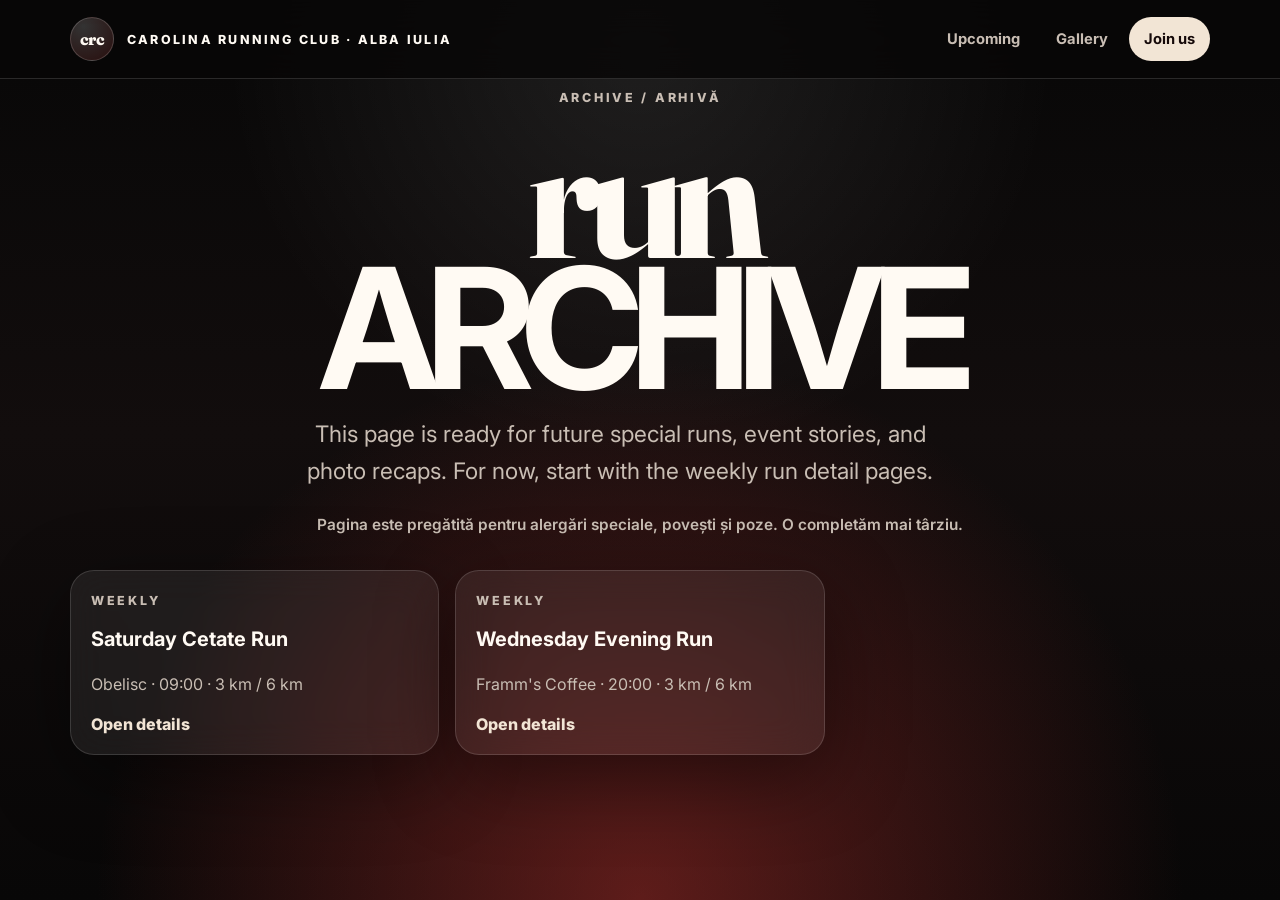
<file: archive.html>
<!doctype html>
<html lang="en">
  <head>
    <meta charset="UTF-8" />
    <meta name="viewport" content="width=device-width, initial-scale=1.0" />
    <meta
      name="description"
      content="Carolina Running Club run archive preview for future event stories, photos, and special runs in Alba Iulia."
    />
    <meta name="theme-color" content="#0a0909" />
    <title>Run Archive | Carolina Running Club Alba Iulia</title>
    <link rel="preconnect" href="https://fonts.googleapis.com" />
    <link rel="preconnect" href="https://fonts.gstatic.com" crossorigin />
    <link
      href="https://fonts.googleapis.com/css2?family=Fraunces:opsz,wght@9..144,700;9..144,800&family=Inter:wght@400;500;600;700;800&display=swap"
      rel="stylesheet"
    />
    <link rel="stylesheet" href="styles.css?v=dynamic-runs-2026-06-03" />
  </head>
  <body>
    <header class="site-header is-scrolled">
      <nav class="nav" aria-label="Primary navigation">
        <a
          class="brand"
          href="index.html#top"
          aria-label="Carolina Running Club home"
        >
          <span class="brand-mark">crc</span>
          <span class="brand-text">Carolina Running Club · Alba Iulia</span>
        </a>
        <div class="nav-menu is-detail-menu">
          <a href="index.html#upcoming">Upcoming</a>
          <a href="index.html#gallery">Gallery</a>
          <a class="nav-cta" href="index.html#join">Join us</a>
        </div>
      </nav>
    </header>

    <main id="main">
      <section class="section run-detail">
        <div class="section-heading centered">
          <p class="eyebrow">Archive / Arhivă</p>
          <h1><span>run</span> Archive</h1>
          <p class="hero-lede">
            This page is ready for future special runs, event stories, and photo
            recaps. For now, start with the weekly run detail pages.
          </p>
          <p class="ro-copy">
            Pagina este pregătită pentru alergări speciale, povești și poze. O
            completăm mai târziu.
          </p>
        </div>
        <div class="quote-grid">
          <article class="event-card">
            <p class="card-kicker">Weekly</p>
            <h3>Saturday Cetate Run</h3>
            <p>Obelisc · 09:00 · 3 km / 6 km</p>
            <a class="instagram-link" href="runs/saturday-cetate-run.html"
              >Open details</a
            >
          </article>
          <article class="event-card">
            <p class="card-kicker">Weekly</p>
            <h3>Wednesday Evening Run</h3>
            <p>Framm's Coffee · 20:00 · 3 km / 6 km</p>
            <a class="instagram-link" href="runs/wednesday-evening-run.html"
              >Open details</a
            >
          </article>
        </div>
      </section>
    </main>
  </body>
</html>
</file>
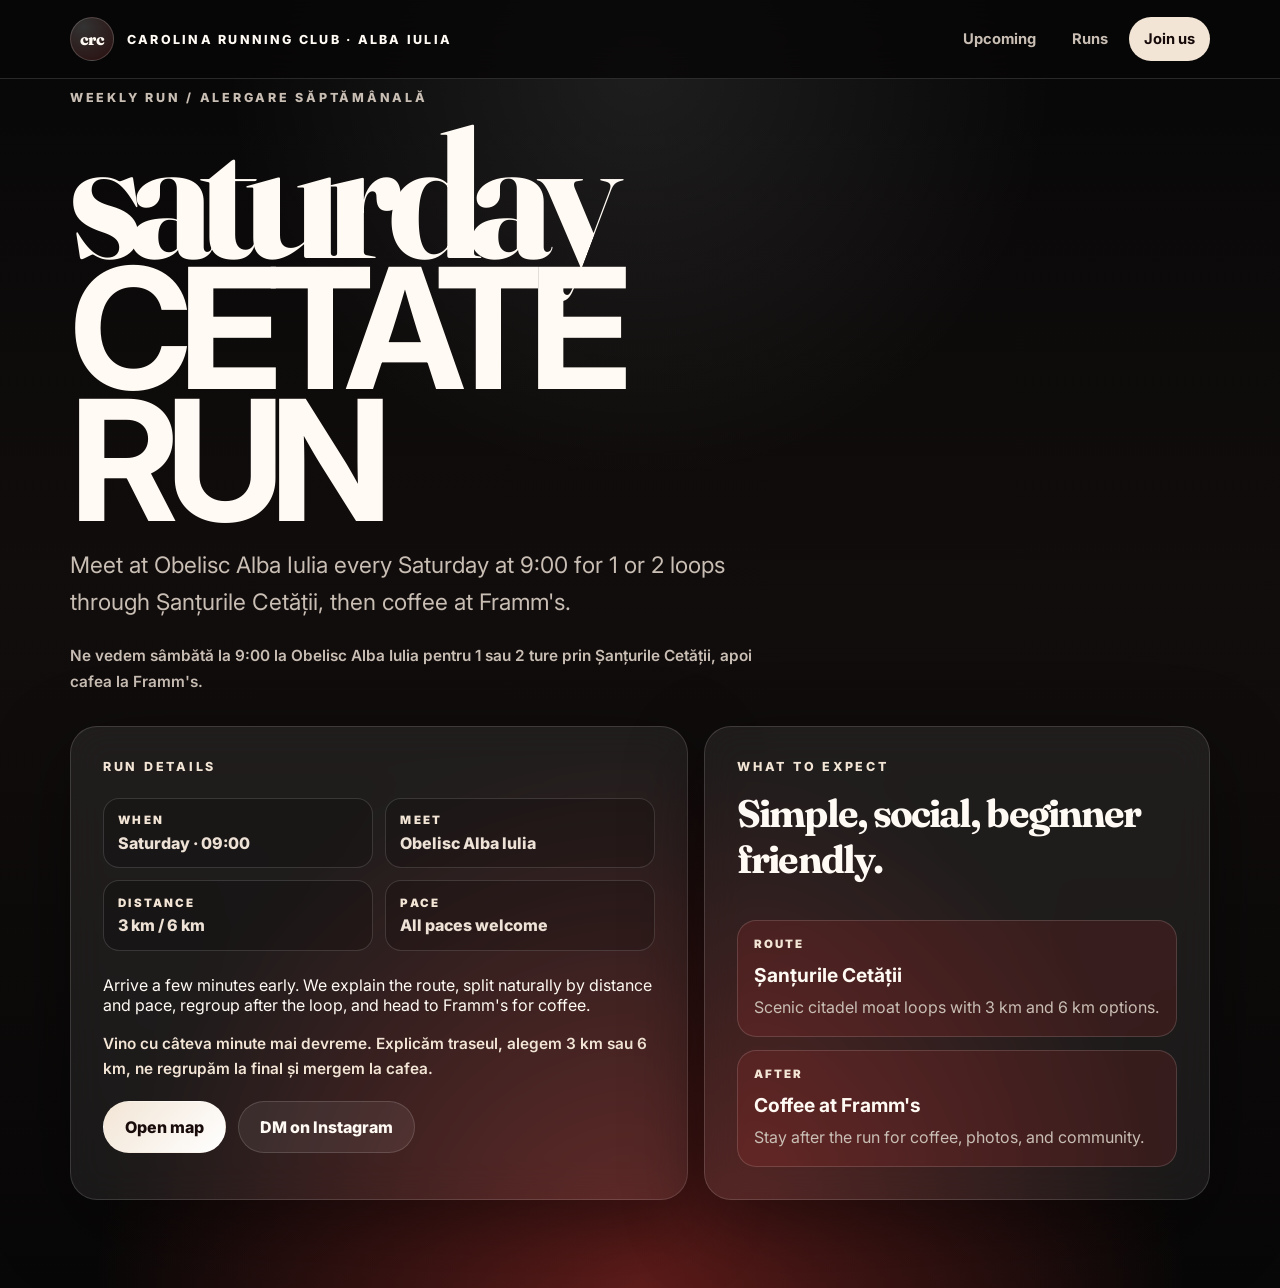
<file: runs/saturday-cetate-run.html>
<!doctype html>
<html lang="en">
  <head>
    <meta charset="UTF-8" />
    <meta name="viewport" content="width=device-width, initial-scale=1.0" />
    <meta
      name="description"
      content="Saturday Cetate Run by Carolina Running Club in Alba Iulia: 9:00 meetup at Obelisc, 3 km or 6 km loops, coffee at Framm's."
    />
    <meta name="theme-color" content="#0a0909" />
    <title>Saturday Cetate Run | Carolina Running Club Alba Iulia</title>
    <link rel="preconnect" href="https://fonts.googleapis.com" />
    <link rel="preconnect" href="https://fonts.gstatic.com" crossorigin />
    <link
      href="https://fonts.googleapis.com/css2?family=Fraunces:opsz,wght@9..144,700;9..144,800&family=Inter:wght@400;500;600;700;800&display=swap"
      rel="stylesheet"
    />
    <link rel="stylesheet" href="../styles.css?v=dynamic-runs-2026-06-03" />
  </head>
  <body>
    <header class="site-header is-scrolled">
      <nav class="nav" aria-label="Primary navigation">
        <a
          class="brand"
          href="../index.html#top"
          aria-label="Carolina Running Club home"
        >
          <span class="brand-mark">crc</span>
          <span class="brand-text">Carolina Running Club · Alba Iulia</span>
        </a>
        <div class="nav-menu is-detail-menu">
          <a href="../index.html#upcoming">Upcoming</a>
          <a href="../index.html#runs">Runs</a>
          <a class="nav-cta" href="../index.html#join">Join us</a>
        </div>
      </nav>
    </header>

    <main id="main">
      <section class="section run-detail">
        <div class="section-heading">
          <p class="eyebrow">Weekly run / Alergare săptămânală</p>
          <h1><span>saturday</span> Cetate Run</h1>
          <p class="hero-lede">
            Meet at Obelisc Alba Iulia every Saturday at 9:00 for 1 or 2 loops
            through Șanțurile Cetății, then coffee at Framm's.
          </p>
          <p class="ro-copy">
            Ne vedem sâmbătă la 9:00 la Obelisc Alba Iulia pentru 1 sau 2 ture
            prin Șanțurile Cetății, apoi cafea la Framm's.
          </p>
        </div>

        <div class="upcoming-layout">
          <article class="next-run-panel">
            <p class="card-kicker">Run details</p>
            <dl class="run-facts">
              <div>
                <dt>When</dt>
                <dd>Saturday · 09:00</dd>
              </div>
              <div>
                <dt>Meet</dt>
                <dd>Obelisc Alba Iulia</dd>
              </div>
              <div>
                <dt>Distance</dt>
                <dd>3 km / 6 km</dd>
              </div>
              <div>
                <dt>Pace</dt>
                <dd>All paces welcome</dd>
              </div>
            </dl>
            <p>
              Arrive a few minutes early. We explain the route, split naturally
              by distance and pace, regroup after the loop, and head to Framm's
              for coffee.
            </p>
            <p class="ro-copy">
              Vino cu câteva minute mai devreme. Explicăm traseul, alegem 3 km
              sau 6 km, ne regrupăm la final și mergem la cafea.
            </p>
            <div class="hero-actions compact-actions">
              <a
                class="button button-primary"
                href="https://www.google.com/maps/search/?api=1&query=Obelisc%20Alba%20Iulia"
                target="_blank"
                rel="noreferrer"
                >Open map</a
              >
              <a
                class="button button-secondary"
                href="https://www.instagram.com/carolina.running.club/"
                target="_blank"
                rel="noreferrer"
                >DM on Instagram</a
              >
            </div>
          </article>

          <aside class="run-rotator">
            <p class="card-kicker">What to expect</p>
            <h3>Simple, social, beginner friendly.</h3>
            <div class="run-card-track">
              <article class="mini-run-card is-active">
                <p>Route</p>
                <h4>Șanțurile Cetății</h4>
                <span
                  >Scenic citadel moat loops with 3 km and 6 km options.</span
                >
              </article>
              <article class="mini-run-card is-active">
                <p>After</p>
                <h4>Coffee at Framm's</h4>
                <span
                  >Stay after the run for coffee, photos, and community.</span
                >
              </article>
            </div>
          </aside>
        </div>
      </section>
    </main>
  </body>
</html>
</file>
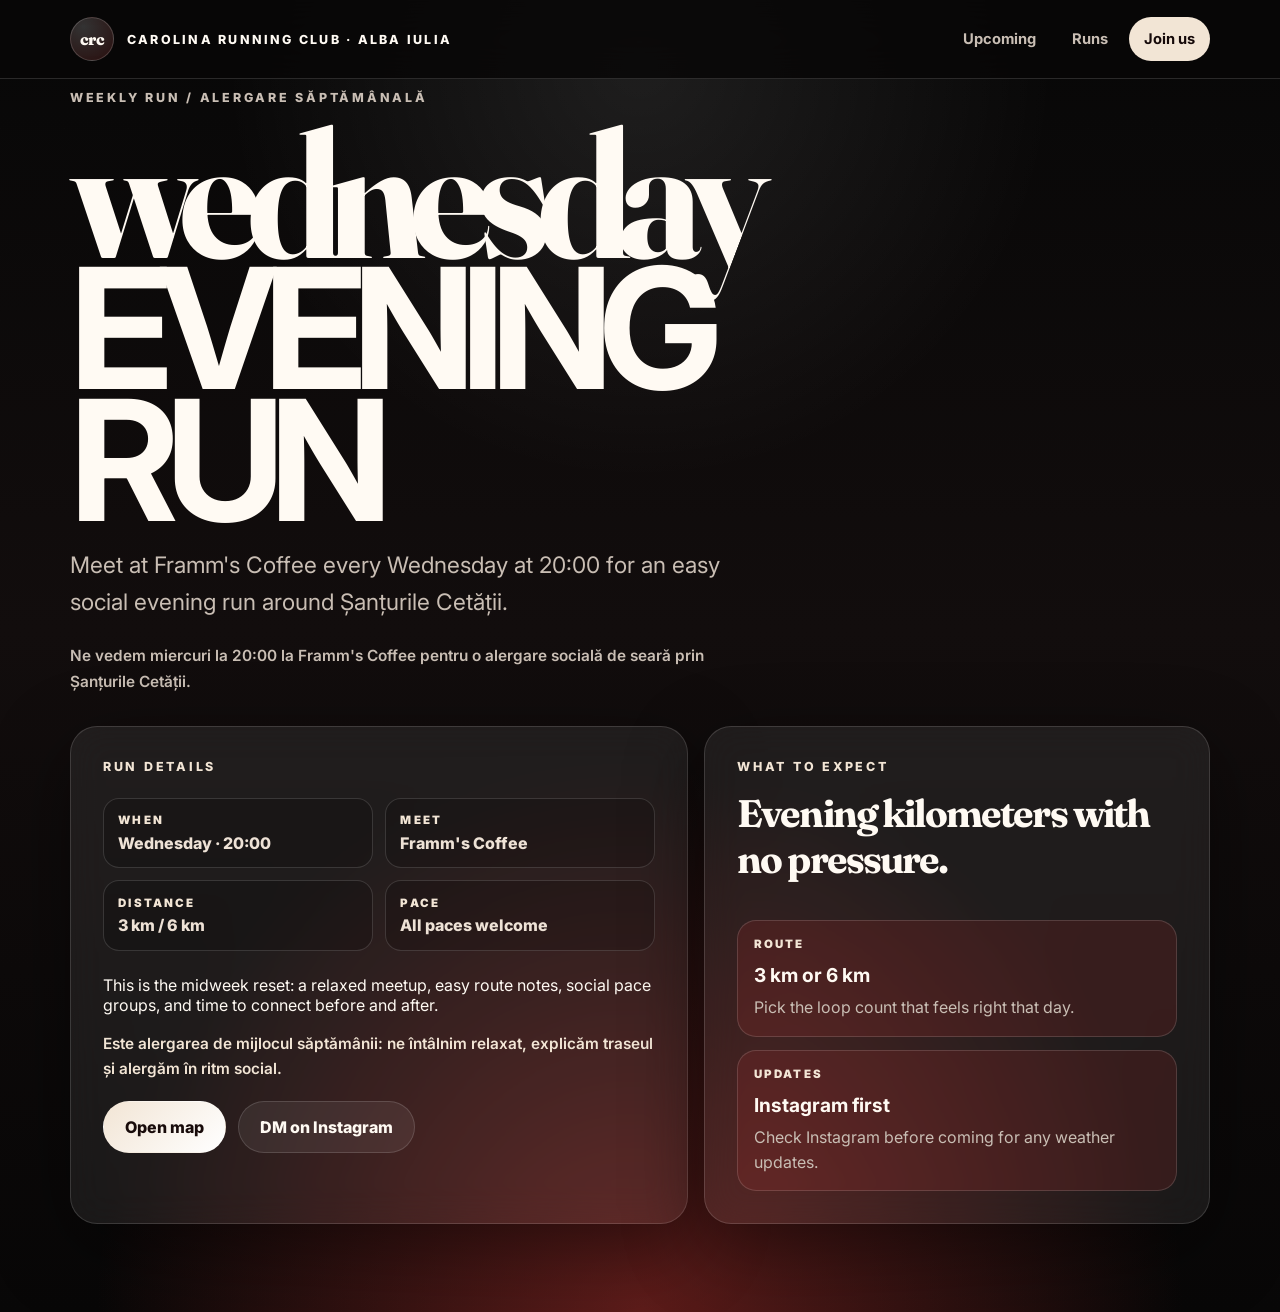
<file: runs/wednesday-evening-run.html>
<!doctype html>
<html lang="en">
  <head>
    <meta charset="UTF-8" />
    <meta name="viewport" content="width=device-width, initial-scale=1.0" />
    <meta
      name="description"
      content="Wednesday Evening Run by Carolina Running Club in Alba Iulia: 20:00 meetup at Framm's Coffee, 3 km or 6 km loops, all paces welcome."
    />
    <meta name="theme-color" content="#0a0909" />
    <title>Wednesday Evening Run | Carolina Running Club Alba Iulia</title>
    <link rel="preconnect" href="https://fonts.googleapis.com" />
    <link rel="preconnect" href="https://fonts.gstatic.com" crossorigin />
    <link
      href="https://fonts.googleapis.com/css2?family=Fraunces:opsz,wght@9..144,700;9..144,800&family=Inter:wght@400;500;600;700;800&display=swap"
      rel="stylesheet"
    />
    <link rel="stylesheet" href="../styles.css?v=dynamic-runs-2026-06-03" />
  </head>
  <body>
    <header class="site-header is-scrolled">
      <nav class="nav" aria-label="Primary navigation">
        <a
          class="brand"
          href="../index.html#top"
          aria-label="Carolina Running Club home"
        >
          <span class="brand-mark">crc</span>
          <span class="brand-text">Carolina Running Club · Alba Iulia</span>
        </a>
        <div class="nav-menu is-detail-menu">
          <a href="../index.html#upcoming">Upcoming</a>
          <a href="../index.html#runs">Runs</a>
          <a class="nav-cta" href="../index.html#join">Join us</a>
        </div>
      </nav>
    </header>

    <main id="main">
      <section class="section run-detail">
        <div class="section-heading">
          <p class="eyebrow">Weekly run / Alergare săptămânală</p>
          <h1><span>wednesday</span> Evening Run</h1>
          <p class="hero-lede">
            Meet at Framm's Coffee every Wednesday at 20:00 for an easy social
            evening run around Șanțurile Cetății.
          </p>
          <p class="ro-copy">
            Ne vedem miercuri la 20:00 la Framm's Coffee pentru o alergare
            socială de seară prin Șanțurile Cetății.
          </p>
        </div>

        <div class="upcoming-layout">
          <article class="next-run-panel">
            <p class="card-kicker">Run details</p>
            <dl class="run-facts">
              <div>
                <dt>When</dt>
                <dd>Wednesday · 20:00</dd>
              </div>
              <div>
                <dt>Meet</dt>
                <dd>Framm's Coffee</dd>
              </div>
              <div>
                <dt>Distance</dt>
                <dd>3 km / 6 km</dd>
              </div>
              <div>
                <dt>Pace</dt>
                <dd>All paces welcome</dd>
              </div>
            </dl>
            <p>
              This is the midweek reset: a relaxed meetup, easy route notes,
              social pace groups, and time to connect before and after.
            </p>
            <p class="ro-copy">
              Este alergarea de mijlocul săptămânii: ne întâlnim relaxat,
              explicăm traseul și alergăm în ritm social.
            </p>
            <div class="hero-actions compact-actions">
              <a
                class="button button-primary"
                href="https://www.google.com/maps/search/?api=1&query=Framm%27s%20Coffee%20Alba%20Iulia"
                target="_blank"
                rel="noreferrer"
                >Open map</a
              >
              <a
                class="button button-secondary"
                href="https://www.instagram.com/carolina.running.club/"
                target="_blank"
                rel="noreferrer"
                >DM on Instagram</a
              >
            </div>
          </article>

          <aside class="run-rotator">
            <p class="card-kicker">What to expect</p>
            <h3>Evening kilometers with no pressure.</h3>
            <div class="run-card-track">
              <article class="mini-run-card is-active">
                <p>Route</p>
                <h4>3 km or 6 km</h4>
                <span>Pick the loop count that feels right that day.</span>
              </article>
              <article class="mini-run-card is-active">
                <p>Updates</p>
                <h4>Instagram first</h4>
                <span
                  >Check Instagram before coming for any weather updates.</span
                >
              </article>
            </div>
          </aside>
        </div>
      </section>
    </main>
  </body>
</html>
</file>
<file: styles.css>
:root {
  --bg: #090808;
  --bg-soft: #121010;
  --bg-card: rgba(255, 255, 255, 0.07);
  --text: #fffaf3;
  --muted: #c9beb4;
  --muted-strong: #eee2d6;
  --red: #b3312d;
  --red-dark: #4d1110;
  --cream: #f2e5d5;
  --line: rgba(255, 255, 255, 0.14);
  --shadow: 0 24px 80px rgba(0, 0, 0, 0.45);
  --max: 1180px;
  color-scheme: dark;
}

* {
  box-sizing: border-box;
}

html {
  scroll-behavior: smooth;
}

body {
  margin: 0;
  font-family:
    "Inter",
    system-ui,
    -apple-system,
    BlinkMacSystemFont,
    "Segoe UI",
    sans-serif;
  color: var(--text);
  background:
    radial-gradient(
      circle at 50% 5%,
      rgba(255, 255, 255, 0.09),
      transparent 26rem
    ),
    radial-gradient(
      circle at 50% 100%,
      rgba(179, 49, 45, 0.5),
      transparent 34rem
    ),
    linear-gradient(180deg, #070707 0%, #120d0d 48%, #080707 100%);
  min-height: 100vh;
  overflow-x: hidden;
}

body::before {
  content: "";
  position: fixed;
  inset: 0;
  pointer-events: none;
  opacity: 0.2;
  z-index: -1;
  background-image:
    linear-gradient(rgba(255, 255, 255, 0.04) 1px, transparent 1px),
    linear-gradient(90deg, rgba(255, 255, 255, 0.035) 1px, transparent 1px);
  background-size: 64px 64px;
  mask-image: linear-gradient(to bottom, black, transparent 85%);
}

a {
  color: inherit;
  text-decoration: none;
}

img,
svg {
  max-width: 100%;
}

.skip-link,
.sr-only {
  position: absolute;
  width: 1px;
  height: 1px;
  padding: 0;
  margin: -1px;
  overflow: hidden;
  clip: rect(0, 0, 0, 0);
  white-space: nowrap;
  border: 0;
}

.skip-link:focus {
  width: auto;
  height: auto;
  clip: auto;
  padding: 0.8rem 1rem;
  margin: 1rem;
  z-index: 100;
  background: var(--cream);
  color: #120d0d;
  border-radius: 999px;
}

.site-header {
  position: fixed;
  top: 0;
  left: 0;
  right: 0;
  z-index: 20;
  transition:
    background 0.2s ease,
    border-color 0.2s ease;
  border-bottom: 1px solid transparent;
}

.site-header.is-scrolled {
  background: rgba(8, 7, 7, 0.82);
  border-color: var(--line);
  backdrop-filter: blur(18px);
}

.nav {
  max-width: var(--max);
  margin: 0 auto;
  min-height: 78px;
  padding: 0 1.25rem;
  display: flex;
  align-items: center;
  justify-content: space-between;
  gap: 1rem;
}

.brand {
  display: inline-flex;
  align-items: center;
  gap: 0.8rem;
  font-weight: 800;
  letter-spacing: -0.03em;
}

.brand-mark {
  display: grid;
  place-items: center;
  width: 44px;
  height: 44px;
  border: 1px solid rgba(255, 255, 255, 0.18);
  border-radius: 50%;
  font-family: "Fraunces", serif;
  font-size: 1rem;
  background: radial-gradient(
    circle at 30% 20%,
    rgba(255, 255, 255, 0.18),
    rgba(179, 49, 45, 0.2)
  );
}

.brand-text {
  text-transform: uppercase;
  font-size: 0.78rem;
  letter-spacing: 0.18em;
}

.nav-menu {
  display: flex;
  align-items: center;
  gap: 0.35rem;
}

.nav-menu a {
  color: var(--muted);
  font-size: 0.92rem;
  font-weight: 700;
  padding: 0.8rem 0.95rem;
  border-radius: 999px;
  transition:
    background 0.2s ease,
    color 0.2s ease;
}

.nav-menu a:hover,
.nav-menu a:focus-visible {
  background: rgba(255, 255, 255, 0.08);
  color: var(--text);
}

.nav-menu .nav-cta {
  color: #150909;
  background: var(--cream);
}

.nav-toggle {
  display: none;
  background: transparent;
  border: 1px solid var(--line);
  border-radius: 999px;
  padding: 0.65rem;
}

.is-detail-menu {
  opacity: 1;
  pointer-events: auto;
  position: static;
  transform: none;
}

.run-detail {
  padding-top: 9rem;
}

.run-detail h1 {
  margin-bottom: 1.25rem;
}

.nav-toggle span:not(.sr-only) {
  display: block;
  width: 20px;
  height: 2px;
  margin: 4px;
  background: var(--text);
}

.update-strip {
  max-width: var(--max);
  margin: 6.25rem auto 0;
  padding: 0.85rem 1.25rem;
  display: flex;
  align-items: center;
  justify-content: space-between;
  gap: 1rem;
  border: 1px solid var(--line);
  border-radius: 999px;
  background: rgba(179, 49, 45, 0.2);
  box-shadow: var(--shadow);
  backdrop-filter: blur(18px);
}

.update-strip div {
  display: flex;
  flex-wrap: wrap;
  gap: 0.4rem;
  color: var(--muted-strong);
  line-height: 1.4;
}

.update-strip strong,
.update-strip a,
.location-pill {
  color: var(--cream);
  font-weight: 900;
}

.update-strip a {
  white-space: nowrap;
  text-decoration: underline;
  text-underline-offset: 0.25rem;
}

.location-pill {
  display: inline-flex;
  width: fit-content;
  margin: 0 0 1rem;
  padding: 0.5rem 0.8rem;
  border: 1px solid var(--line);
  border-radius: 999px;
  background: rgba(255, 255, 255, 0.07);
  font-size: 0.9rem;
}

.hero {
  position: relative;
  min-height: 100vh;
  display: grid;
  grid-template-columns: minmax(0, 1fr) 390px;
  align-items: end;
  gap: 2rem;
  max-width: var(--max);
  margin: 0 auto;
  padding: 5rem 1.25rem 5rem;
}

.hero-bg {
  position: absolute;
  inset: 0 -12vw;
  z-index: -1;
  background:
    radial-gradient(
      circle at 15% 30%,
      rgba(255, 255, 255, 0.1),
      transparent 18rem
    ),
    radial-gradient(
      circle at 70% 80%,
      rgba(179, 49, 45, 0.5),
      transparent 24rem
    ),
    linear-gradient(150deg, transparent 0 55%, rgba(100, 22, 21, 0.45));
}

.hero-content {
  max-width: 760px;
}

.eyebrow,
.card-kicker {
  margin: 0 0 1rem;
  color: var(--cream);
  font-size: 0.78rem;
  font-weight: 800;
  letter-spacing: 0.22em;
  text-transform: uppercase;
}

h1,
h2,
h3,
p {
  margin-top: 0;
}

h1 {
  margin-bottom: 1.3rem;
  font-size: clamp(4.3rem, 14vw, 10.5rem);
  line-height: 0.78;
  letter-spacing: -0.08em;
  text-transform: uppercase;
}

h1 span {
  display: block;
  font-family: "Fraunces", serif;
  text-transform: lowercase;
  letter-spacing: -0.075em;
  font-size: 1.06em;
}

.hero-lede {
  max-width: 660px;
  color: var(--muted-strong);
  font-size: clamp(1.12rem, 2vw, 1.42rem);
  line-height: 1.6;
}

.ro-copy {
  color: var(--cream);
  font-size: 0.96rem;
  font-weight: 600;
  line-height: 1.65;
}

.hero-actions,
.tag-row,
.footer-links {
  display: flex;
  flex-wrap: wrap;
  gap: 0.8rem;
}

.button {
  display: inline-flex;
  justify-content: center;
  align-items: center;
  min-height: 52px;
  padding: 0.9rem 1.3rem;
  border-radius: 999px;
  font-weight: 800;
  border: 1px solid transparent;
  transition:
    transform 0.2s ease,
    background 0.2s ease,
    border-color 0.2s ease;
}

.button:hover,
.button:focus-visible {
  transform: translateY(-2px);
}

.button-primary {
  color: #180b0a;
  background: linear-gradient(135deg, var(--cream), #ffffff);
}

.button-secondary {
  color: var(--text);
  background: rgba(255, 255, 255, 0.07);
  border-color: var(--line);
}

.hero-stats {
  display: grid;
  grid-template-columns: repeat(3, minmax(0, 1fr));
  gap: 0.8rem;
  margin: 2.2rem 0 0;
}

.hero-stats div,
.event-card,
.values-grid article,
.process-grid article,
.schedule article,
.quote-grid figure,
.faq-list details,
.join-panel {
  border: 1px solid var(--line);
  background: var(--bg-card);
  box-shadow: var(--shadow);
  backdrop-filter: blur(18px);
}

.hero-stats div {
  padding: 1rem;
  border-radius: 1.4rem;
}

.hero-stats dt {
  font-size: 1.4rem;
  font-weight: 900;
}

.hero-stats dd {
  margin: 0.2rem 0 0;
  color: var(--muted);
  font-size: 0.9rem;
}

.hero-card {
  border: 1px solid rgba(255, 255, 255, 0.18);
  border-radius: 2rem;
  padding: 1.5rem;
  background:
    linear-gradient(
      180deg,
      rgba(255, 255, 255, 0.12),
      rgba(255, 255, 255, 0.045)
    ),
    radial-gradient(
      circle at top right,
      rgba(179, 49, 45, 0.35),
      transparent 14rem
    );
  box-shadow: var(--shadow);
}

.hero-card h2 {
  font-size: 2rem;
  line-height: 1.05;
}

.hero-card .route,
.hero-card li,
.section-heading p,
.about-copy p,
.values-grid p,
.process-grid p,
.event-card p,
.schedule span,
.faq-list p,
.join-panel p,
.footer p {
  color: var(--muted);
  line-height: 1.65;
}

.hero-card ul {
  padding: 0;
  list-style: none;
}

.hero-card li {
  padding: 0.65rem 0;
  border-top: 1px solid var(--line);
}

.hero-card a,
.instagram-link {
  color: var(--cream);
  font-weight: 800;
}

.section {
  max-width: var(--max);
  margin: 0 auto;
  padding: 5.5rem 1.25rem;
}

.section-heading {
  max-width: 700px;
  margin-bottom: 2rem;
}

.section-heading.centered {
  text-align: center;
  margin-left: auto;
  margin-right: auto;
}

h2 {
  font-family: "Fraunces", serif;
  font-size: clamp(2.2rem, 5vw, 5rem);
  line-height: 0.95;
  letter-spacing: -0.055em;
}

h3 {
  font-size: 1.25rem;
  line-height: 1.2;
}

.event-grid,
.about,
.join-panel {
  display: grid;
  grid-template-columns: minmax(0, 1.35fr) minmax(290px, 0.65fr);
  gap: 1rem;
}

.event-card,
.values-grid article,
.process-grid article,
.schedule article,
.quote-grid figure,
.faq-list details {
  border-radius: 1.5rem;
  padding: 1.25rem;
}

.featured-event {
  display: grid;
  grid-template-columns: 120px 1fr;
  gap: 1.25rem;
  align-items: start;
}

.event-date {
  display: grid;
  place-items: center;
  min-height: 150px;
  border-radius: 1.25rem;
  color: #1b0d0c;
  background: var(--cream);
  text-transform: uppercase;
  font-weight: 900;
}

.event-date strong {
  font-size: 2rem;
}

.tag-row span {
  padding: 0.45rem 0.7rem;
  border: 1px solid var(--line);
  border-radius: 999px;
  color: var(--muted-strong);
  font-size: 0.86rem;
}

.inline-links {
  display: flex;
  flex-wrap: wrap;
  gap: 0.75rem;
  margin-top: 1rem;
}

.inline-links a {
  color: var(--cream);
  font-size: 0.9rem;
  font-weight: 800;
  text-decoration: underline;
  text-underline-offset: 0.25rem;
}

.about {
  align-items: start;
}

.values-grid,
.process-grid,
.quote-grid {
  display: grid;
  grid-template-columns: repeat(3, minmax(0, 1fr));
  gap: 1rem;
}

.values-grid {
  grid-template-columns: 1fr;
}

.values-grid span {
  color: var(--red);
  font-weight: 900;
}

.icon {
  display: grid;
  place-items: center;
  width: 54px;
  height: 54px;
  margin-bottom: 1.1rem;
  border-radius: 50%;
  color: #1b0d0c;
  background: var(--cream);
  font-size: 1.5rem;
  font-weight: 900;
}

.schedule {
  display: grid;
  grid-template-columns: repeat(4, minmax(0, 1fr));
  gap: 1rem;
}

.schedule p {
  color: var(--cream);
  font-size: 0.78rem;
  font-weight: 900;
  letter-spacing: 0.18em;
  text-transform: uppercase;
}

.photo-grid {
  display: grid;
  grid-template-columns: repeat(4, 1fr);
  grid-auto-rows: 210px;
  gap: 1rem;
}

.photo-card {
  position: relative;
  display: flex;
  align-items: end;
  min-height: 210px;
  padding: 1rem;
  overflow: hidden;
  border-radius: 1.5rem;
  border: 1px solid var(--line);
  background: linear-gradient(
    135deg,
    rgba(255, 255, 255, 0.14),
    rgba(179, 49, 45, 0.28)
  );
}

.photo-card::before {
  content: "";
  position: absolute;
  inset: 1rem;
  border: 1px solid rgba(255, 255, 255, 0.15);
  border-radius: 1rem;
}

.photo-card::after {
  content: "";
  position: absolute;
  width: 140%;
  height: 90%;
  left: -20%;
  bottom: -42%;
  background: radial-gradient(
    ellipse,
    rgba(255, 255, 255, 0.22),
    transparent 60%
  );
  transform: rotate(-8deg);
}

.photo-card span {
  position: relative;
  z-index: 1;
  font-weight: 900;
}

.tall {
  grid-row: span 2;
}

.wide {
  grid-column: span 2;
}

.photo-one {
  background-image:
    linear-gradient(180deg, transparent, rgba(0, 0, 0, 0.55)),
    url("assets/photos/saturday-obelisc-group.jpg");
  background-color: #2b1717;
}

.photo-two {
  background-image:
    linear-gradient(180deg, transparent, rgba(0, 0, 0, 0.55)),
    url("assets/photos/framms-coffee-after-run.jpg");
  background-color: #3b1814;
}

.photo-three {
  background-image:
    linear-gradient(180deg, transparent, rgba(0, 0, 0, 0.55)),
    url("assets/photos/wednesday-evening-run.jpg");
  background-color: #171716;
}

.photo-four {
  background-image:
    linear-gradient(180deg, transparent, rgba(0, 0, 0, 0.55)),
    url("assets/photos/cetate-loop-runners.jpg");
  background-color: #4b1513;
}

.photo-one,
.photo-two,
.photo-three,
.photo-four {
  background-position: center;
  background-size: cover;
}

.upcoming-layout {
  display: grid;
  grid-template-columns: minmax(0, 1.1fr) minmax(320px, 0.9fr);
  gap: 1rem;
  align-items: stretch;
}

.next-run-panel,
.run-rotator,
.archive-panel {
  border: 1px solid var(--line);
  border-radius: 1.7rem;
  padding: clamp(1.25rem, 3vw, 2rem);
  background: var(--bg-card);
  box-shadow: var(--shadow);
  backdrop-filter: blur(18px);
}

.next-run-panel h3,
.run-rotator h3 {
  font-family: "Fraunces", serif;
  font-size: clamp(1.8rem, 3vw, 3rem);
  letter-spacing: -0.05em;
}

.next-date {
  color: var(--cream);
  font-size: 1.1rem;
  font-weight: 900;
}

.run-facts {
  display: grid;
  grid-template-columns: repeat(2, minmax(0, 1fr));
  gap: 0.75rem;
  margin: 1.5rem 0;
}

.run-facts div {
  padding: 0.9rem;
  border: 1px solid var(--line);
  border-radius: 1rem;
  background: rgba(0, 0, 0, 0.18);
}

.run-facts dt {
  color: var(--cream);
  font-size: 0.72rem;
  font-weight: 900;
  letter-spacing: 0.18em;
  text-transform: uppercase;
}

.run-facts dd {
  margin: 0.35rem 0 0;
  color: var(--muted-strong);
  font-weight: 800;
}

.compact-actions {
  margin-top: 1.25rem;
}

.calendar-links {
  display: flex;
  flex-wrap: wrap;
  gap: 0.75rem;
  margin-top: 1rem;
}

.calendar-links a {
  color: var(--cream);
  font-weight: 900;
  text-decoration: underline;
  text-underline-offset: 0.25rem;
}

.rotator-heading,
.archive-panel {
  display: flex;
  align-items: center;
  justify-content: space-between;
  gap: 1rem;
}

.rotator-controls {
  display: flex;
  gap: 0.5rem;
}

.rotator-controls button {
  display: grid;
  place-items: center;
  width: 42px;
  height: 42px;
  border: 1px solid var(--line);
  border-radius: 50%;
  color: var(--text);
  background: rgba(255, 255, 255, 0.08);
  cursor: pointer;
  font: inherit;
  font-size: 1.4rem;
  font-weight: 900;
}

.run-card-track {
  display: grid;
  gap: 0.85rem;
  margin-top: 1rem;
}

.mini-run-card {
  padding: 1rem;
  border: 1px solid var(--line);
  border-radius: 1.2rem;
  background: rgba(0, 0, 0, 0.18);
  opacity: 0.62;
  transform: scale(0.98);
  transition:
    opacity 0.2s ease,
    transform 0.2s ease,
    background 0.2s ease;
}

.mini-run-card.is-active {
  opacity: 1;
  transform: scale(1);
  background: rgba(179, 49, 45, 0.18);
}

.mini-run-card p {
  color: var(--cream);
  font-size: 0.72rem;
  font-weight: 900;
  letter-spacing: 0.18em;
  text-transform: uppercase;
}

.mini-run-card h4 {
  margin: 0 0 0.5rem;
  font-size: 1.2rem;
}

.mini-run-card span,
.rotator-note {
  color: var(--muted);
  line-height: 1.55;
}

.mini-run-card a {
  display: inline-block;
  margin-top: 0.75rem;
  color: var(--cream);
  font-weight: 900;
}

.archive-panel {
  background:
    radial-gradient(
      circle at top right,
      rgba(179, 49, 45, 0.3),
      transparent 18rem
    ),
    var(--bg-card);
}

.archive-panel > div {
  max-width: 760px;
}

.sticky-next-run {
  position: fixed;
  left: 50%;
  bottom: 1rem;
  z-index: 30;
  display: none;
  width: min(calc(100% - 2rem), 520px);
  padding: 0.85rem 1rem;
  border: 1px solid rgba(255, 255, 255, 0.22);
  border-radius: 999px;
  color: var(--text);
  background: rgba(10, 8, 8, 0.88);
  box-shadow: var(--shadow);
  backdrop-filter: blur(18px);
  transform: translateX(-50%);
}

.sticky-next-run span {
  display: block;
  color: var(--cream);
  font-size: 0.7rem;
  font-weight: 900;
  letter-spacing: 0.18em;
  text-transform: uppercase;
}

.sticky-next-run strong {
  display: block;
  margin-top: 0.2rem;
  overflow: hidden;
  text-overflow: ellipsis;
  white-space: nowrap;
}

.quote-grid blockquote {
  margin: 0 0 1.2rem;
  font-family: "Fraunces", serif;
  font-size: 1.65rem;
  line-height: 1.1;
  letter-spacing: -0.04em;
}

.quote-grid figcaption {
  color: var(--muted);
}

.faq-list {
  max-width: 850px;
  margin: 0 auto;
  display: grid;
  gap: 0.75rem;
}

.faq-list summary {
  cursor: pointer;
  font-size: 1.1rem;
  font-weight: 900;
}

.faq-list p {
  margin: 1rem 0 0;
}

.join-panel {
  align-items: center;
  border-radius: 2rem;
  padding: clamp(1.25rem, 4vw, 3rem);
  background:
    radial-gradient(
      circle at top right,
      rgba(179, 49, 45, 0.45),
      transparent 20rem
    ),
    rgba(255, 255, 255, 0.08);
}

.hidden-field {
  display: none;
}

code {
  color: var(--cream);
  font-weight: 800;
}

.signup-form {
  display: grid;
  gap: 0.9rem;
}

.signup-form label {
  display: grid;
  gap: 0.4rem;
  color: var(--muted-strong);
  font-weight: 800;
}

.signup-form input,
.signup-form select {
  width: 100%;
  min-height: 50px;
  padding: 0 1rem;
  border: 1px solid var(--line);
  border-radius: 0.9rem;
  color: var(--text);
  background: rgba(0, 0, 0, 0.28);
  font: inherit;
}

.footer {
  max-width: var(--max);
  margin: 0 auto;
  padding: 2rem 1.25rem 3rem;
  display: flex;
  align-items: center;
  justify-content: space-between;
  gap: 1.5rem;
  border-top: 1px solid var(--line);
}

.footer-links a {
  color: var(--muted);
  font-weight: 800;
}

@media (max-width: 920px) {
  .nav-toggle {
    display: inline-block;
  }

  .nav-menu {
    position: absolute;
    top: 72px;
    left: 1rem;
    right: 1rem;
    display: grid;
    padding: 0.75rem;
    border: 1px solid var(--line);
    border-radius: 1.25rem;
    background: rgba(8, 7, 7, 0.96);
    box-shadow: var(--shadow);
    transform: translateY(-12px);
    opacity: 0;
    pointer-events: none;
    transition:
      opacity 0.2s ease,
      transform 0.2s ease;
  }

  .nav-menu.is-detail-menu {
    position: static;
    display: flex;
    padding: 0;
    border: 0;
    background: transparent;
    box-shadow: none;
    transform: none;
    opacity: 1;
    pointer-events: auto;
  }

  .nav-menu.is-open {
    transform: translateY(0);
    opacity: 1;
    pointer-events: auto;
  }

  .hero,
  .event-grid,
  .about,
  .join-panel,
  .upcoming-layout {
    grid-template-columns: 1fr;
  }

  .update-strip {
    align-items: flex-start;
    border-radius: 1.25rem;
    flex-direction: column;
    margin-top: 5.5rem;
  }

  .hero {
    align-items: start;
    padding-top: 4rem;
  }

  .schedule,
  .values-grid,
  .process-grid,
  .quote-grid {
    grid-template-columns: repeat(2, minmax(0, 1fr));
  }

  .photo-grid {
    grid-template-columns: repeat(2, 1fr);
  }
}

@media (max-width: 620px) {
  .brand-text {
    display: none;
  }

  .hero-stats,
  .featured-event,
  .schedule,
  .values-grid,
  .process-grid,
  .quote-grid,
  .photo-grid {
    grid-template-columns: 1fr;
  }

  .wide,
  .tall {
    grid-column: auto;
    grid-row: auto;
  }

  .section {
    padding: 4rem 1rem;
  }

  .run-facts {
    grid-template-columns: 1fr;
  }

  .rotator-heading,
  .archive-panel {
    align-items: flex-start;
    flex-direction: column;
  }

  .sticky-next-run {
    display: block;
  }

  .footer {
    align-items: flex-start;
    flex-direction: column;
    padding-bottom: 6rem;
  }
}
</file>
